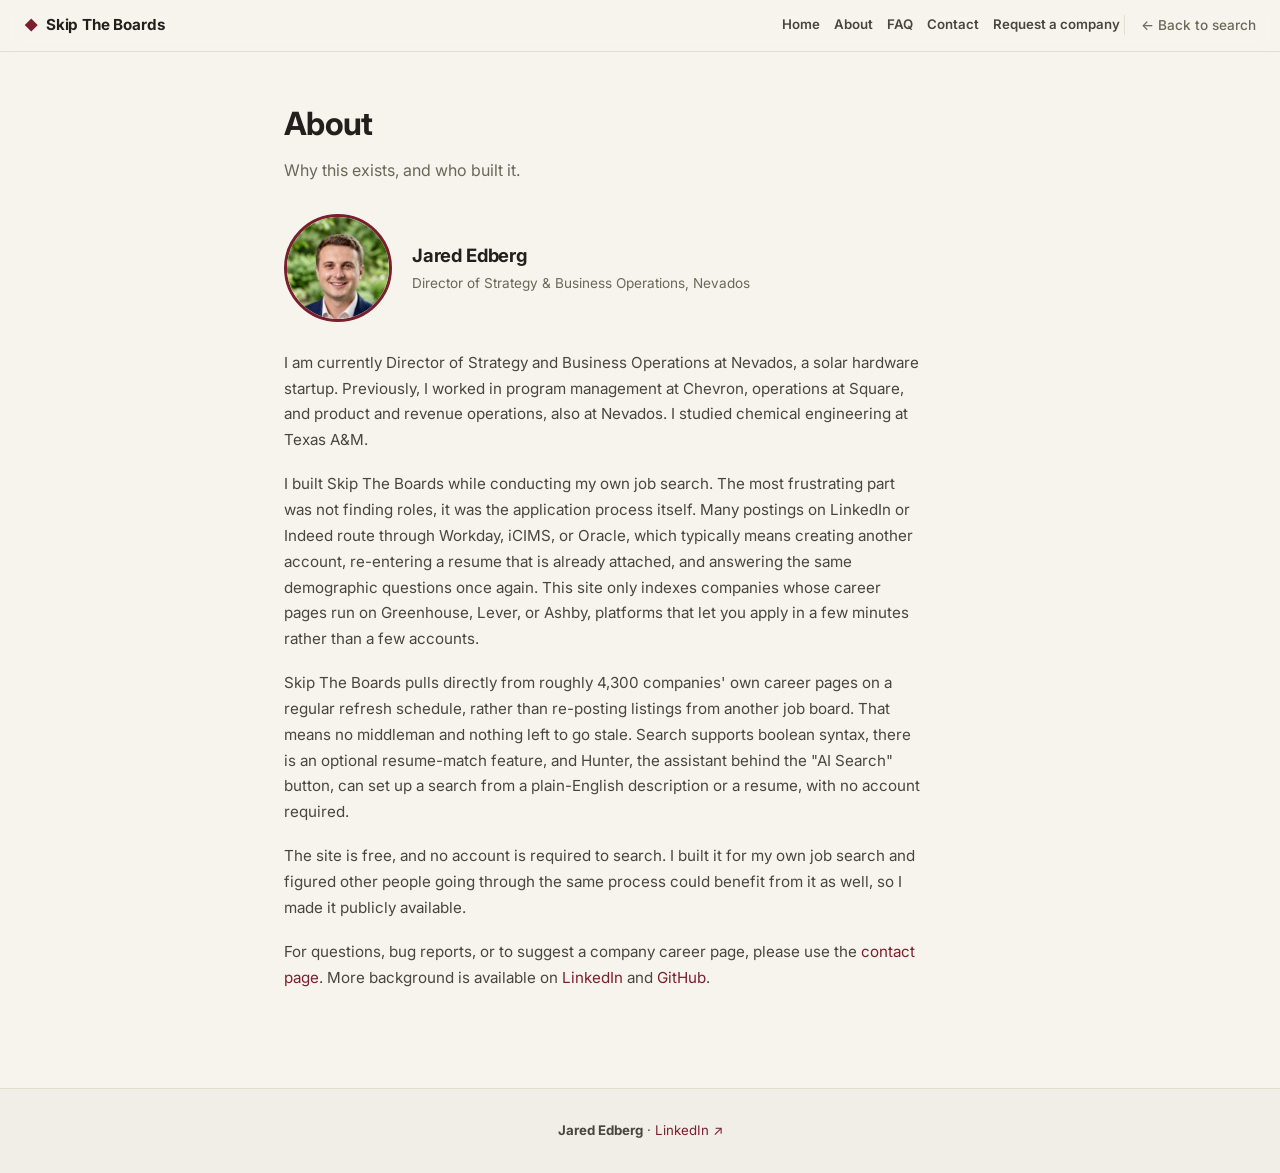
<file: static/about.html>
<!doctype html>
<html lang="en">
<head>
<meta charset="utf-8" />
<meta name="viewport" content="width=device-width, initial-scale=1" />
<link rel="icon" href="favicon.svg?v=28" type="image/svg+xml" />
<link rel="alternate icon" href="favicon.ico?v=28" />
<link rel="apple-touch-icon" href="apple-touch-icon.png?v=28" />
<title>About — Skip The Boards</title>
<meta name="description" content="Meet the person behind Skip The Boards, a free job search tool that pulls open roles directly from thousands of companies' own Greenhouse, Lever, and Ashby career pages instead of a stale, cluttered job board." />
<link rel="canonical" href="https://skiptheboards.com/about" />
<meta property="og:type" content="website" />
<meta property="og:site_name" content="Skip The Boards" />
<meta property="og:url" content="https://skiptheboards.com/about" />
<meta property="og:title" content="About — Skip The Boards" />
<meta property="og:description" content="Meet the person behind Skip The Boards, a free job search tool that pulls open roles directly from thousands of companies' own career pages." />
<meta property="og:image" content="https://skiptheboards.com/og-image.png" />
<meta property="og:image:width" content="1200" />
<meta property="og:image:height" content="630" />
<meta name="twitter:card" content="summary_large_image" />
<meta name="twitter:title" content="About — Skip The Boards" />
<meta name="twitter:description" content="Meet the person behind Skip The Boards, a free job search tool that pulls open roles directly from thousands of companies' own career pages." />
<meta name="twitter:image" content="https://skiptheboards.com/og-image.png" />
<link rel="preconnect" href="https://fonts.googleapis.com">
<link rel="preconnect" href="https://fonts.gstatic.com" crossorigin>
<link href="https://fonts.googleapis.com/css2?family=Inter:wght@400;500;600;700;800&family=IBM+Plex+Mono:wght@400;500&display=swap" rel="stylesheet">
<link rel="stylesheet" href="style.css?v=28" />
</head>
<body>
  <nav class="topnav">
    <div class="topnav-inner">
      <div class="brand">
        <a href="/" style="display:flex;align-items:center;gap:8px;text-decoration:none;color:inherit;">
          <span class="brand-mark">◆</span>
          <span class="brand-name">Skip The Boards</span>
        </a>
      </div>
      <div class="topnav-right">
        <nav class="nav-links">
          <a href="/">Home</a>
          <a href="/about">About</a>
          <a href="/faq">FAQ</a>
          <a href="/contact">Contact</a>
          <a href="/request-company">Request a company</a>
        </nav>
        <a class="brand-link" href="/">← Back to search</a>
      </div>
    </div>
  </nav>

  <main class="content-page">
    <h1>About</h1>
    <p class="content-page-intro">
      Why this exists, and who built it.
    </p>

    <div class="about-header">
      <img class="about-photo" src="jared-headshot.jpg?v=28" alt="Portrait of Jared Edberg" width="140" height="140" />
      <div class="about-header-text">
        <h2>Jared Edberg</h2>
        <p>Director of Strategy &amp; Business Operations, Nevados</p>
      </div>
    </div>

    <div class="about-body">
      <p>
        I am currently Director of Strategy and Business Operations at Nevados, a solar hardware startup.
        Previously, I worked in program management at Chevron, operations at Square, and product and
        revenue operations, also at Nevados. I studied chemical engineering at Texas A&amp;M.
      </p>
      <p>
        I built Skip The Boards while conducting my own job search. The most frustrating part was not
        finding roles, it was the application process itself. Many postings on LinkedIn or Indeed route
        through Workday, iCIMS, or Oracle, which typically means creating another account, re-entering a
        resume that is already attached, and answering the same demographic questions once again. This
        site only indexes companies whose career pages run on Greenhouse, Lever, or Ashby, platforms that
        let you apply in a few minutes rather than a few accounts.
      </p>
      <p>
        Skip The Boards pulls directly from roughly 4,300 companies' own career pages on a regular refresh
        schedule, rather than re-posting listings from another job board. That means no middleman and
        nothing left to go stale. Search supports boolean syntax, there is an optional resume-match feature,
        and Hunter, the assistant behind the "AI Search" button, can set up a search from a plain-English
        description or a resume, with no account required.
      </p>
      <p>
        The site is free, and no account is required to search. I built it for my own job search and
        figured other people going through the same process could benefit from it as well, so I made it
        publicly available.
      </p>
      <p>
        For questions, bug reports, or to suggest a company career page, please use the
        <a href="/contact">contact page</a>. More background is available on
        <a href="https://www.linkedin.com/in/jared-edberg" target="_blank" rel="noopener">LinkedIn</a>
        and <a href="https://github.com/jarededberg" target="_blank" rel="noopener">GitHub</a>.
      </p>
    </div>
  </main>

  <footer>
    <div class="footer-inner">
      <p class="footer-byline">
        <strong>Jared Edberg</strong> · <a href="https://www.linkedin.com/in/jared-edberg" target="_blank" rel="noopener">LinkedIn ↗</a>
      </p>
    </div>
  </footer>
</body>
</html>
</file>
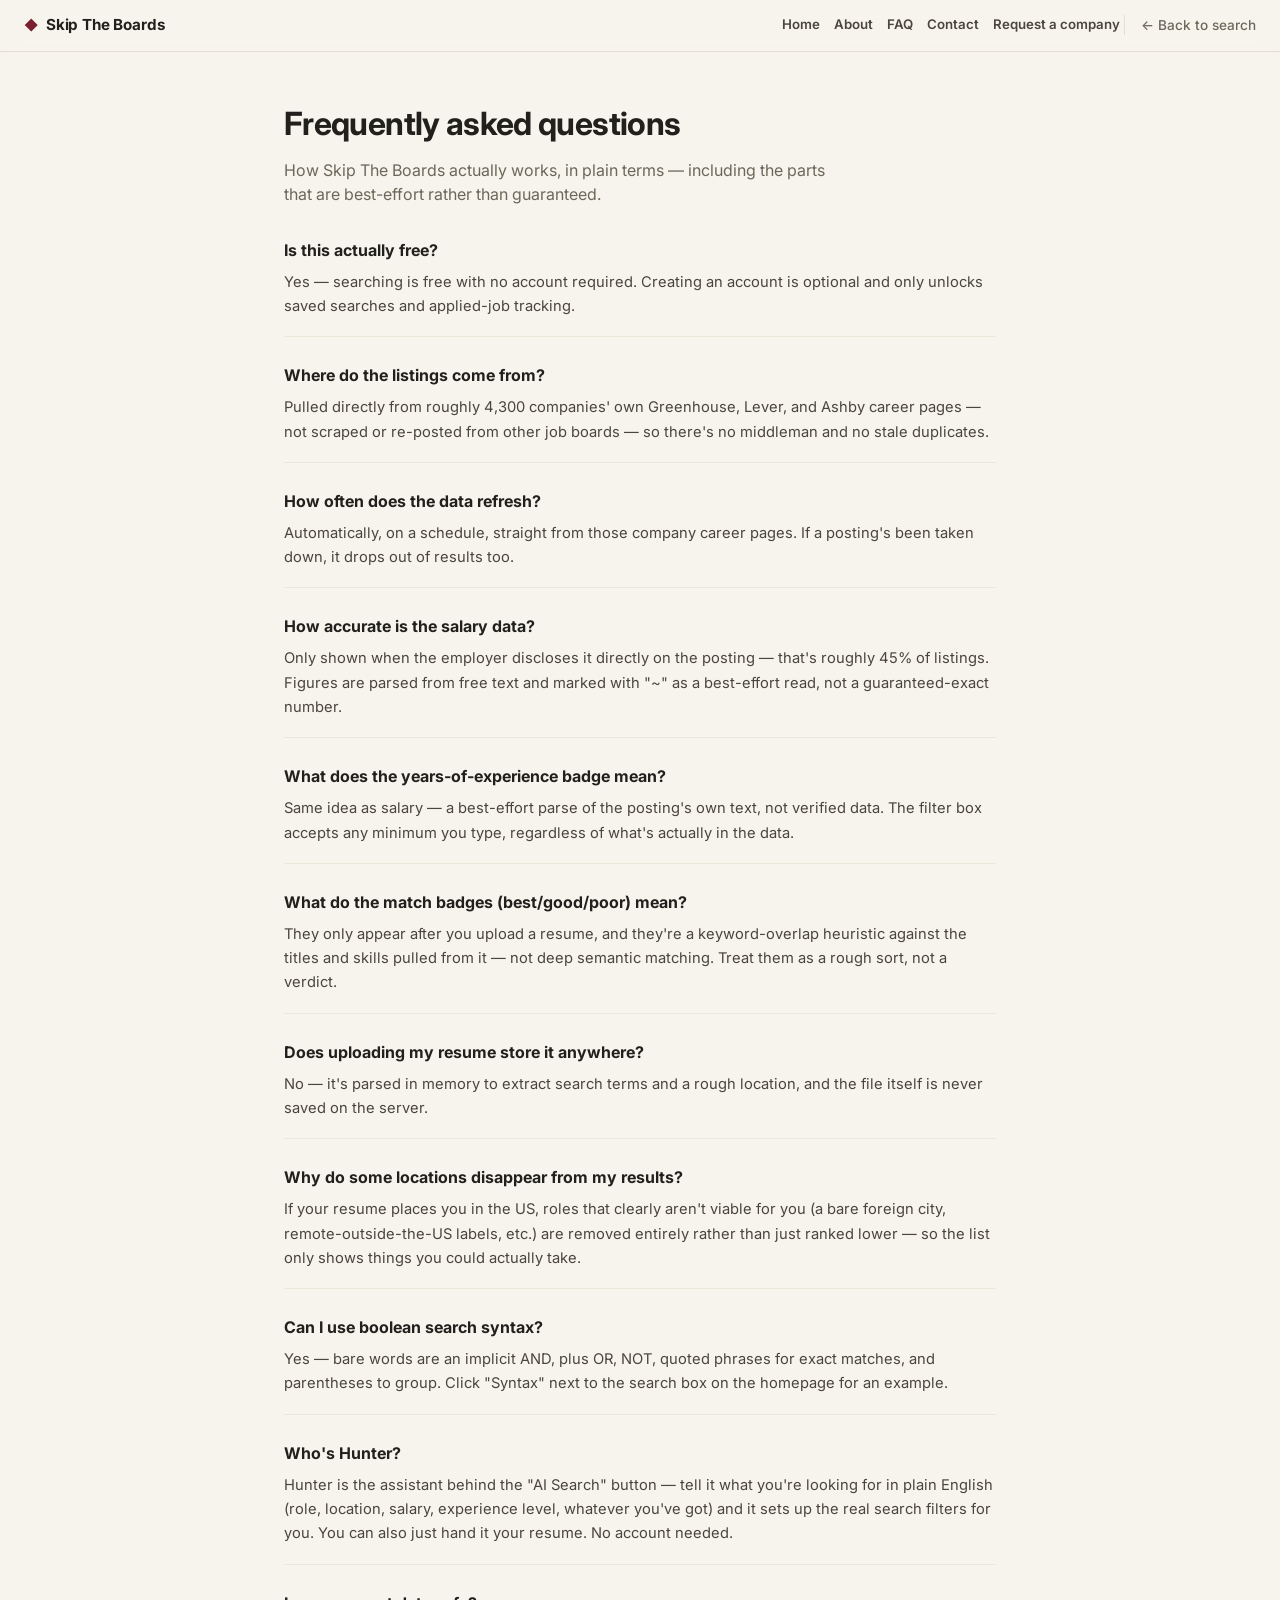
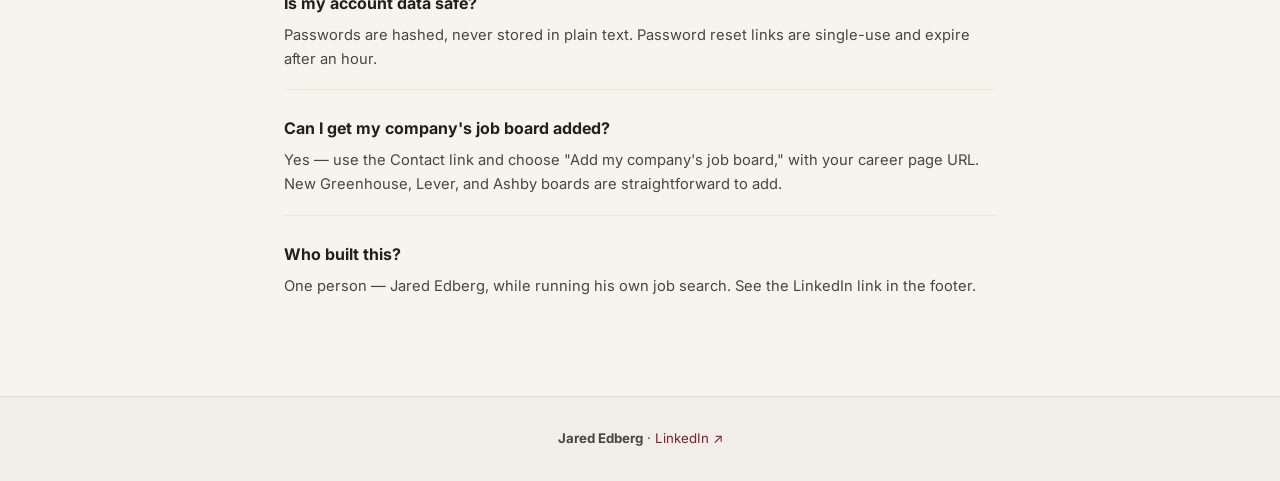
<file: static/faq.html>
<!doctype html>
<html lang="en">
<head>
<meta charset="utf-8" />
<meta name="viewport" content="width=device-width, initial-scale=1" />
<link rel="icon" href="favicon.svg?v=28" type="image/svg+xml" />
<link rel="alternate icon" href="favicon.ico?v=28" />
<link rel="apple-touch-icon" href="apple-touch-icon.png?v=28" />
<title>FAQ — Skip The Boards</title>
<meta name="description" content="Answers to common questions about Skip The Boards: how listings are sourced from company career pages, how salary and experience data is parsed, and how boolean search works." />
<link rel="canonical" href="https://skiptheboards.com/faq" />
<meta property="og:type" content="website" />
<meta property="og:site_name" content="Skip The Boards" />
<meta property="og:url" content="https://skiptheboards.com/faq" />
<meta property="og:title" content="FAQ — Skip The Boards" />
<meta property="og:description" content="Answers to common questions about Skip The Boards: how listings are sourced, how salary and experience data is parsed, and how search works." />
<meta property="og:image" content="https://skiptheboards.com/og-image.png" />
<meta property="og:image:width" content="1200" />
<meta property="og:image:height" content="630" />
<meta name="twitter:card" content="summary_large_image" />
<meta name="twitter:title" content="FAQ — Skip The Boards" />
<meta name="twitter:description" content="Answers to common questions about Skip The Boards: how listings are sourced, how salary and experience data is parsed, and how search works." />
<meta name="twitter:image" content="https://skiptheboards.com/og-image.png" />
<link rel="preconnect" href="https://fonts.googleapis.com">
<link rel="preconnect" href="https://fonts.gstatic.com" crossorigin>
<link href="https://fonts.googleapis.com/css2?family=Inter:wght@400;500;600;700;800&family=IBM+Plex+Mono:wght@400;500&display=swap" rel="stylesheet">
<link rel="stylesheet" href="style.css?v=28" />
<!--
  FAQPage structured data -- every question/answer below is duplicated
  here verbatim as machine-readable JSON-LD rather than summarized or
  reworded, since Google requires the visible page content and the
  structured data to actually match. This is what makes the individual
  Q&As eligible to show as an expandable FAQ rich result directly in
  search results, rather than just a plain blue link -- more real
  estate on the results page for the same ranking position.
-->
<script type="application/ld+json">
{
  "@context": "https://schema.org",
  "@type": "FAQPage",
  "mainEntity": [
    {
      "@type": "Question",
      "name": "Is this actually free?",
      "acceptedAnswer": {
        "@type": "Answer",
        "text": "Yes — searching is free with no account required. Creating an account is optional and only unlocks saved searches and applied-job tracking."
      }
    },
    {
      "@type": "Question",
      "name": "Where do the listings come from?",
      "acceptedAnswer": {
        "@type": "Answer",
        "text": "Pulled directly from roughly 4,300 companies' own Greenhouse, Lever, and Ashby career pages — not scraped or re-posted from other job boards — so there's no middleman and no stale duplicates."
      }
    },
    {
      "@type": "Question",
      "name": "How often does the data refresh?",
      "acceptedAnswer": {
        "@type": "Answer",
        "text": "Automatically, on a schedule, straight from those company career pages. If a posting's been taken down, it drops out of results too."
      }
    },
    {
      "@type": "Question",
      "name": "How accurate is the salary data?",
      "acceptedAnswer": {
        "@type": "Answer",
        "text": "Only shown when the employer discloses it directly on the posting — that's roughly 45% of listings. Figures are parsed from free text and marked with \"~\" as a best-effort read, not a guaranteed-exact number."
      }
    },
    {
      "@type": "Question",
      "name": "What does the years-of-experience badge mean?",
      "acceptedAnswer": {
        "@type": "Answer",
        "text": "Same idea as salary — a best-effort parse of the posting's own text, not verified data. The filter box accepts any minimum you type, regardless of what's actually in the data."
      }
    },
    {
      "@type": "Question",
      "name": "What do the match badges (best/good/poor) mean?",
      "acceptedAnswer": {
        "@type": "Answer",
        "text": "They only appear after you upload a resume, and they're a keyword-overlap heuristic against the titles and skills pulled from it — not deep semantic matching. Treat them as a rough sort, not a verdict."
      }
    },
    {
      "@type": "Question",
      "name": "Does uploading my resume store it anywhere?",
      "acceptedAnswer": {
        "@type": "Answer",
        "text": "No — it's parsed in memory to extract search terms and a rough location, and the file itself is never saved on the server."
      }
    },
    {
      "@type": "Question",
      "name": "Why do some locations disappear from my results?",
      "acceptedAnswer": {
        "@type": "Answer",
        "text": "If your resume places you in the US, roles that clearly aren't viable for you (a bare foreign city, remote-outside-the-US labels, etc.) are removed entirely rather than just ranked lower — so the list only shows things you could actually take."
      }
    },
    {
      "@type": "Question",
      "name": "Can I use boolean search syntax?",
      "acceptedAnswer": {
        "@type": "Answer",
        "text": "Yes — bare words are an implicit AND, plus OR, NOT, quoted phrases for exact matches, and parentheses to group. Click \"Syntax\" next to the search box on the homepage for an example."
      }
    },
    {
      "@type": "Question",
      "name": "Who's Hunter?",
      "acceptedAnswer": {
        "@type": "Answer",
        "text": "Hunter is the assistant behind the \"AI Search\" button — tell it what you're looking for in plain English (role, location, salary, experience level, whatever you've got) and it sets up the real search filters for you. You can also just hand it your resume. No account needed."
      }
    },
    {
      "@type": "Question",
      "name": "Is my account data safe?",
      "acceptedAnswer": {
        "@type": "Answer",
        "text": "Passwords are hashed, never stored in plain text. Password reset links are single-use and expire after an hour."
      }
    },
    {
      "@type": "Question",
      "name": "Can I get my company's job board added?",
      "acceptedAnswer": {
        "@type": "Answer",
        "text": "Yes — use the Contact link and choose \"Add my company's job board,\" with your career page URL. New Greenhouse, Lever, and Ashby boards are straightforward to add."
      }
    },
    {
      "@type": "Question",
      "name": "Who built this?",
      "acceptedAnswer": {
        "@type": "Answer",
        "text": "One person — Jared Edberg, while running his own job search. See the LinkedIn link in the footer."
      }
    }
  ]
}
</script>
</head>
<body>
  <nav class="topnav">
    <div class="topnav-inner">
      <div class="brand">
        <a href="/" style="display:flex;align-items:center;gap:8px;text-decoration:none;color:inherit;">
          <span class="brand-mark">◆</span>
          <span class="brand-name">Skip The Boards</span>
        </a>
      </div>
      <div class="topnav-right">
        <nav class="nav-links">
          <a href="/">Home</a>
          <a href="/about">About</a>
          <a href="/faq">FAQ</a>
          <a href="/contact">Contact</a>
          <a href="/request-company">Request a company</a>
        </nav>
        <a class="brand-link" href="/">← Back to search</a>
      </div>
    </div>
  </nav>

  <main class="content-page">
      <h1>Frequently asked questions</h1>
      <p class="content-page-intro">
        How Skip The Boards actually works, in plain terms — including the parts that are best-effort
        rather than guaranteed.
      </p>

      <div class="faq-list faq-page-list">

        <div class="faq-item">
          <h2 class="faq-static-question">Is this actually free?</h2>
          <p class="faq-static-answer">Yes — searching is free with no account required. Creating an account is optional and only unlocks saved searches and applied-job tracking.</p>
        </div>

        <div class="faq-item">
          <h2 class="faq-static-question">Where do the listings come from?</h2>
          <p class="faq-static-answer">Pulled directly from roughly 4,300 companies' own Greenhouse, Lever, and Ashby career pages — not scraped or re-posted from other job boards — so there's no middleman and no stale duplicates.</p>
        </div>

        <div class="faq-item">
          <h2 class="faq-static-question">How often does the data refresh?</h2>
          <p class="faq-static-answer">Automatically, on a schedule, straight from those company career pages. If a posting's been taken down, it drops out of results too.</p>
        </div>

        <div class="faq-item">
          <h2 class="faq-static-question">How accurate is the salary data?</h2>
          <p class="faq-static-answer">Only shown when the employer discloses it directly on the posting — that's roughly 45% of listings. Figures are parsed from free text and marked with "~" as a best-effort read, not a guaranteed-exact number.</p>
        </div>

        <div class="faq-item">
          <h2 class="faq-static-question">What does the years-of-experience badge mean?</h2>
          <p class="faq-static-answer">Same idea as salary — a best-effort parse of the posting's own text, not verified data. The filter box accepts any minimum you type, regardless of what's actually in the data.</p>
        </div>

        <div class="faq-item">
          <h2 class="faq-static-question">What do the match badges (best/good/poor) mean?</h2>
          <p class="faq-static-answer">They only appear after you upload a resume, and they're a keyword-overlap heuristic against the titles and skills pulled from it — not deep semantic matching. Treat them as a rough sort, not a verdict.</p>
        </div>

        <div class="faq-item">
          <h2 class="faq-static-question">Does uploading my resume store it anywhere?</h2>
          <p class="faq-static-answer">No — it's parsed in memory to extract search terms and a rough location, and the file itself is never saved on the server.</p>
        </div>

        <div class="faq-item">
          <h2 class="faq-static-question">Why do some locations disappear from my results?</h2>
          <p class="faq-static-answer">If your resume places you in the US, roles that clearly aren't viable for you (a bare foreign city, remote-outside-the-US labels, etc.) are removed entirely rather than just ranked lower — so the list only shows things you could actually take.</p>
        </div>

        <div class="faq-item">
          <h2 class="faq-static-question">Can I use boolean search syntax?</h2>
          <p class="faq-static-answer">Yes — bare words are an implicit AND, plus OR, NOT, quoted phrases for exact matches, and parentheses to group. Click "Syntax" next to the search box on the homepage for an example.</p>
        </div>

        <div class="faq-item">
          <h2 class="faq-static-question">Who's Hunter?</h2>
          <p class="faq-static-answer">Hunter is the assistant behind the "AI Search" button — tell it what you're looking for in plain English (role, location, salary, experience level, whatever you've got) and it sets up the real search filters for you. You can also just hand it your resume. No account needed.</p>
        </div>

        <div class="faq-item">
          <h2 class="faq-static-question">Is my account data safe?</h2>
          <p class="faq-static-answer">Passwords are hashed, never stored in plain text. Password reset links are single-use and expire after an hour.</p>
        </div>

        <div class="faq-item">
          <h2 class="faq-static-question">Can I get my company's job board added?</h2>
          <p class="faq-static-answer">Yes — use the Contact link and choose "Add my company's job board," with your career page URL. New Greenhouse, Lever, and Ashby boards are straightforward to add.</p>
        </div>

        <div class="faq-item">
          <h2 class="faq-static-question">Who built this?</h2>
          <p class="faq-static-answer">One person — Jared Edberg, while running his own job search. See the LinkedIn link in the footer.</p>
        </div>

      </div>
  </main>

  <footer>
    <div class="footer-inner">
      <p class="footer-byline">
        <strong>Jared Edberg</strong> · <a href="https://www.linkedin.com/in/jared-edberg" target="_blank" rel="noopener">LinkedIn ↗</a>
      </p>
    </div>
  </footer>
</body>
</html>
</file>
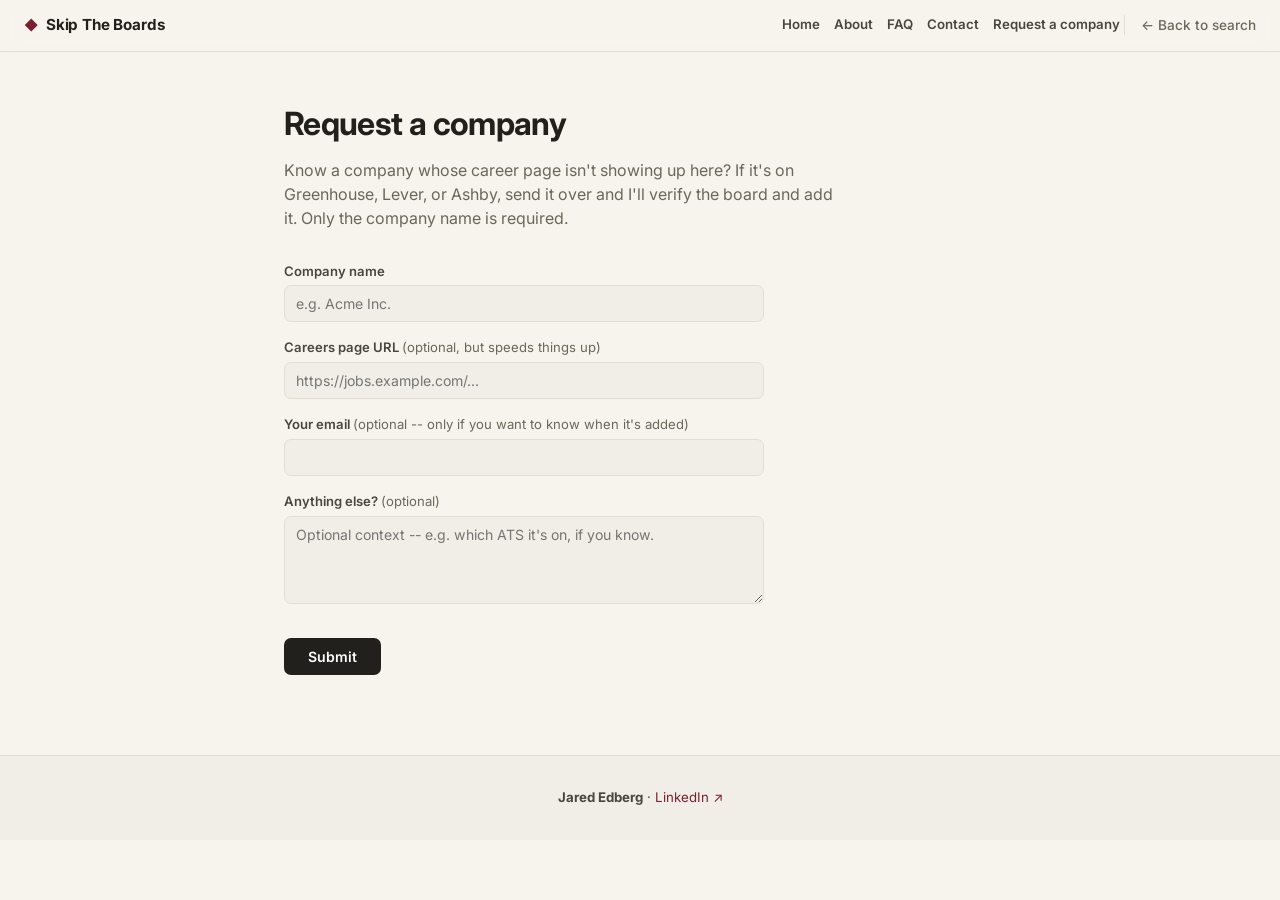
<file: static/request-company.html>
<!doctype html>
<html lang="en">
<head>
<meta charset="utf-8" />
<meta name="viewport" content="width=device-width, initial-scale=1" />
<link rel="icon" href="favicon.svg?v=28" type="image/svg+xml" />
<link rel="alternate icon" href="favicon.ico?v=28" />
<link rel="apple-touch-icon" href="apple-touch-icon.png?v=28" />
<title>Request a company — Skip The Boards</title>
<meta name="description" content="Ask Skip The Boards to add a company's Greenhouse, Lever, or Ashby career page to the search." />
<link rel="canonical" href="https://skiptheboards.com/request-company" />
<meta property="og:type" content="website" />
<meta property="og:site_name" content="Skip The Boards" />
<meta property="og:url" content="https://skiptheboards.com/request-company" />
<meta property="og:title" content="Request a company — Skip The Boards" />
<meta property="og:description" content="Ask Skip The Boards to add a company's Greenhouse, Lever, or Ashby career page to the search." />
<meta property="og:image" content="https://skiptheboards.com/og-image.png" />
<meta property="og:image:width" content="1200" />
<meta property="og:image:height" content="630" />
<meta name="twitter:card" content="summary_large_image" />
<meta name="twitter:title" content="Request a company — Skip The Boards" />
<meta name="twitter:description" content="Ask Skip The Boards to add a company's Greenhouse, Lever, or Ashby career page to the search." />
<meta name="twitter:image" content="https://skiptheboards.com/og-image.png" />
<link rel="preconnect" href="https://fonts.googleapis.com">
<link rel="preconnect" href="https://fonts.gstatic.com" crossorigin>
<link href="https://fonts.googleapis.com/css2?family=Inter:wght@400;500;600;700;800&family=IBM+Plex+Mono:wght@400;500&display=swap" rel="stylesheet">
<link rel="stylesheet" href="style.css?v=28" />
</head>
<body>
  <nav class="topnav">
    <div class="topnav-inner">
      <div class="brand">
        <a href="/" style="display:flex;align-items:center;gap:8px;text-decoration:none;color:inherit;">
          <span class="brand-mark">◆</span>
          <span class="brand-name">Skip The Boards</span>
        </a>
      </div>
      <div class="topnav-right">
        <nav class="nav-links">
          <a href="/">Home</a>
          <a href="/about">About</a>
          <a href="/faq">FAQ</a>
          <a href="/contact">Contact</a>
          <a href="/request-company">Request a company</a>
        </nav>
        <a class="brand-link" href="/">← Back to search</a>
      </div>
    </div>
  </nav>

  <main class="content-page">
    <h1>Request a company</h1>
    <p class="content-page-intro">
      Know a company whose career page isn't showing up here? If it's on Greenhouse, Lever, or Ashby,
      send it over and I'll verify the board and add it. Only the company name is required.
    </p>

    <div id="request-company-page-body">Loading…</div>
  </main>

  <footer>
    <div class="footer-inner">
      <p class="footer-byline">
        <strong>Jared Edberg</strong> · <a href="https://www.linkedin.com/in/jared-edberg" target="_blank" rel="noopener">LinkedIn ↗</a>
      </p>
    </div>
  </footer>

  <script>
    function escapeHtml(s) {
      return String(s).replace(/[&<>"']/g, (c) => ({ "&": "&amp;", "<": "&lt;", ">": "&gt;", '"': "&quot;", "'": "&#39;" }[c]));
    }

    function init() {
      const body = document.getElementById("request-company-page-body");
      body.innerHTML = `
        <form id="request-company-form" class="page-form">
          <label for="rc-company-name">Company name</label>
          <input type="text" id="rc-company-name" required maxlength="200" placeholder="e.g. Acme Inc." />
          <label for="rc-careers-url">Careers page URL <span style="font-weight:400;color:var(--muted);">(optional, but speeds things up)</span></label>
          <input type="url" id="rc-careers-url" maxlength="500" placeholder="https://jobs.example.com/..." />
          <label for="rc-email">Your email <span style="font-weight:400;color:var(--muted);">(optional -- only if you want to know when it's added)</span></label>
          <input type="email" id="rc-email" autocomplete="email" />
          <label for="rc-note">Anything else? <span style="font-weight:400;color:var(--muted);">(optional)</span></label>
          <textarea id="rc-note" maxlength="1000" rows="4" placeholder="Optional context -- e.g. which ATS it's on, if you know."></textarea>
          <div class="auth-error" id="rc-error"></div>
          <div class="auth-success hidden" id="rc-success"></div>
          <button type="submit" class="btn-primary">Submit</button>
        </form>
      `;

      document.getElementById("request-company-form").addEventListener("submit", async (e) => {
        e.preventDefault();
        const form = e.target;
        const company_name = document.getElementById("rc-company-name").value.trim();
        const careers_url = document.getElementById("rc-careers-url").value.trim();
        const requester_email = document.getElementById("rc-email").value.trim();
        const note = document.getElementById("rc-note").value.trim();
        const errorEl = document.getElementById("rc-error");
        const successEl = document.getElementById("rc-success");
        const submitBtn = form.querySelector("button[type=submit]");
        errorEl.textContent = "";
        submitBtn.disabled = true;
        try {
          const res = await fetch("/api/request-company", {
            method: "POST",
            headers: { "Content-Type": "application/json" },
            body: JSON.stringify({ company_name, careers_url, requester_email, note }),
          });
          const data = await res.json();
          if (!res.ok || !data.ok) {
            errorEl.textContent = data.message || "Something went wrong. Try again.";
            submitBtn.disabled = false;
            return;
          }
          successEl.textContent = data.message || "Thanks -- request submitted.";
          successEl.classList.remove("hidden");
          form.querySelectorAll("input, textarea").forEach((el) => { el.disabled = true; });
          submitBtn.textContent = "Submitted";
        } catch (err) {
          errorEl.textContent = "Something went wrong. Try again.";
          submitBtn.disabled = false;
        }
      });
    }

    init();
  </script>
</body>
</html>
</file>
<file: static/style.css>
:root {
  /* Warm, editorial palette -- modeled on anthropic.com's design language
     (cream page background, near-black warm ink, generous whitespace,
     a single accent color used sparingly) with maroon standing in for
     their clay/terracotta accent. --bg stays true white and is used for
     every "surface" (cards, inputs, modals, nav) so those pop against
     the cream --page-bg behind them, rather than blending into it. */
  --page-bg: #f7f4ee;
  --ink: #21201c;
  --ink-soft: #4a463d;
  --muted: #6b6759;
  --muted-light: #9a9686;
  --border: #e4ded0;
  --border-soft: #ece7db;
  --bg: #ffffff;
  --bg-subtle: #f0eee6;
  --accent: #7a1f2e;
  --accent-soft: #f3e6e8;
  --maroon: #7a1f2e;
  --maroon-dark: #5e1723;
  --font-serif: Georgia, "Times New Roman", serif;
  --radius: 8px;
  --shadow-sm: 0 1px 2px rgba(33, 32, 28, 0.05);
  --shadow-md: 0 2px 10px rgba(33, 32, 28, 0.08);
}

* { box-sizing: border-box; }

body {
  margin: 0;
  font-family: "Inter", -apple-system, BlinkMacSystemFont, "Segoe UI", sans-serif;
  background: var(--page-bg);
  color: var(--ink);
  line-height: 1.5;
  -webkit-font-smoothing: antialiased;
  font-size: 15px;
}

code {
  font-family: "IBM Plex Mono", ui-monospace, monospace;
  background: var(--accent-soft);
  color: var(--accent);
  padding: 1px 6px;
  border-radius: 4px;
  font-size: 0.85em;
}

/* ---------- Top nav ---------- */

.topnav {
  border-bottom: 1px solid var(--border);
  position: sticky;
  top: 0;
  background: rgba(247, 244, 238, 0.88);
  backdrop-filter: blur(8px);
  z-index: 10;
}

.topnav-inner {
  max-width: 1360px;
  margin: 0 auto;
  padding: 14px 24px;
  display: flex;
  align-items: center;
  justify-content: space-between;
}

.brand {
  display: flex;
  align-items: center;
  gap: 8px;
  font-weight: 700;
  font-size: 0.95rem;
  letter-spacing: -0.01em;
}

.brand-mark {
  color: var(--accent);
  font-size: 0.85rem;
}

.brand-link {
  font-size: 0.85rem;
  color: var(--muted);
  text-decoration: none;
  font-weight: 500;
}
.brand-link:hover { color: var(--ink); }
.brand-link .arrow { display: inline-block; }

.topnav-right {
  display: flex;
  align-items: center;
  gap: 16px;
}

/* ---------- Accounts: auth widget, modal, save-search, applied toggle ---------- */

.auth-area {
  display: flex;
  align-items: center;
  gap: 8px;
}

.auth-btn {
  background: var(--bg);
  border: 1px solid var(--border);
  border-radius: 6px;
  padding: 5px 11px;
  font-family: inherit;
  font-size: 0.8rem;
  font-weight: 600;
  color: var(--ink-soft);
  cursor: pointer;
  text-decoration: none; /* .auth-btn is also used on an <a> (My applications, now a real page link) */
  display: inline-block;
  transition: border-color 0.12s, color 0.12s, background 0.12s;
}
.auth-btn:hover { border-color: var(--accent); color: var(--accent); }
.auth-btn-primary { background: var(--ink); border-color: var(--ink); color: white; }
.auth-btn-primary:hover { background: var(--accent); border-color: var(--accent); color: white; }

.auth-email {
  font-size: 0.8rem;
  color: var(--muted);
  font-weight: 500;
  max-width: 160px;
  overflow: hidden;
  text-overflow: ellipsis;
  white-space: nowrap;
}

.modal-overlay {
  position: fixed;
  inset: 0;
  background: rgba(33, 32, 28, 0.45);
  display: flex;
  align-items: center;
  justify-content: center;
  z-index: 100;
  padding: 20px;
}
.modal-overlay.hidden { display: none; }

.modal-box {
  position: relative;
  background: var(--bg);
  border-radius: 12px;
  box-shadow: var(--shadow-md);
  padding: 28px;
  width: 100%;
  max-width: 420px;
  max-height: 80vh;
  overflow-y: auto;
}
.modal-box.modal-wide { max-width: 640px; }

.modal-close {
  position: absolute;
  top: 12px;
  right: 12px;
  border: none;
  background: none;
  font-size: 1.3rem;
  line-height: 1;
  color: var(--muted-light);
  cursor: pointer;
  padding: 4px;
}
.modal-close:hover { color: var(--ink); }

.modal-title {
  margin: 0 0 16px;
  font-size: 1.15rem;
  font-weight: 700;
  letter-spacing: -0.01em;
}

.modal-content label {
  display: block;
  font-size: 0.82rem;
  font-weight: 600;
  color: var(--ink-soft);
  margin-bottom: 4px;
}
.modal-content label + label { margin-top: 12px; }
.modal-content input[type="email"],
.modal-content input[type="password"],
.modal-content input[type="text"] {
  width: 100%;
  padding: 9px 11px;
  border: 1px solid var(--border);
  border-radius: 7px;
  font-family: inherit;
  font-size: 0.88rem;
  color: var(--ink);
  background: var(--bg-subtle);
}
.modal-content input:focus {
  outline: none;
  border-color: var(--accent);
  background: var(--bg);
}
.modal-content .btn-primary { margin-top: 16px; width: 100%; padding: 10px; }

.modal-subtitle {
  margin: -8px 0 16px;
  font-size: 0.84rem;
  color: var(--muted);
  line-height: 1.4;
}

#turnstile-widget { margin-top: 14px; }

.modal-forgot {
  margin: 8px 0 0;
  text-align: right;
}
.modal-forgot a { font-size: 0.8rem; color: var(--muted); text-decoration: none; }
.modal-forgot a:hover { color: var(--accent); text-decoration: underline; }

.auth-success {
  margin-top: 10px;
  font-size: 0.82rem;
  color: #1e7e34;
}

/* ---------- Auth modal (login / signup / password reset) ----------
   A visually distinct treatment from the plain utility modals (saved
   searches, applied jobs) -- this is the one modal a first-time visitor
   forms an impression of the whole site from, so it gets a branded dark
   header instead of reusing the generic .modal-title look. */

.modal-box.modal-auth {
  padding: 0;
  overflow: hidden;
  max-width: 400px;
}

.modal-box.modal-auth .modal-close {
  color: rgba(255, 255, 255, 0.6);
}
.modal-box.modal-auth .modal-close:hover { color: white; }

.modal-auth-header {
  padding: 30px 28px 22px;
  background: var(--maroon-dark);
}

.modal-auth-brand {
  display: flex;
  align-items: center;
  gap: 7px;
  font-size: 0.72rem;
  font-weight: 700;
  letter-spacing: 0.06em;
  text-transform: uppercase;
  color: rgba(255, 255, 255, 0.55);
  margin-bottom: 16px;
}
.modal-auth-brand .brand-mark { color: #e8b4bc; font-size: 0.85rem; }

.modal-auth-header h2 {
  margin: 0;
  font-size: 1.32rem;
  font-weight: 700;
  letter-spacing: -0.015em;
  color: white;
}
.modal-auth-header p {
  margin: 7px 0 0;
  font-size: 0.85rem;
  line-height: 1.45;
  color: rgba(255, 255, 255, 0.68);
}

.modal-auth-body { padding: 24px 28px 28px; }
.modal-auth-body label { margin-top: 0; }
.modal-auth-body .input-icon-group + label { margin-top: 14px; }

.input-icon-group { position: relative; }
.input-icon-group svg {
  position: absolute;
  left: 12px;
  top: 50%;
  transform: translateY(-50%);
  color: var(--muted-light);
  pointer-events: none;
}
.input-icon-group input {
  padding-left: 36px !important;
}

.modal-box.modal-auth .btn-primary {
  box-shadow: var(--shadow-sm);
  font-weight: 600;
}
.modal-box.modal-auth .modal-switch {
  padding-top: 14px;
  margin-top: 18px;
  border-top: 1px solid var(--border-soft);
  text-align: center;
}

.auth-error {
  margin-top: 10px;
  font-size: 0.82rem;
  color: #b3261e;
  min-height: 0;
}

.modal-switch {
  margin: 16px 0 0;
  font-size: 0.83rem;
  color: var(--muted);
  text-align: center;
}
.modal-switch a { color: var(--accent); text-decoration: none; font-weight: 600; }
.modal-switch a:hover { text-decoration: underline; }

.save-search-btn {
  background: var(--bg);
  border: 1px solid var(--border);
  border-radius: 7px;
  padding: 8px 12px;
  font-family: inherit;
  font-size: 0.82rem;
  font-weight: 600;
  color: var(--ink-soft);
  cursor: pointer;
  white-space: nowrap;
}
.save-search-btn:hover { border-color: var(--accent); color: var(--accent); }
.save-search-btn.hidden { display: none; }

.save-search-inline {
  display: flex;
  gap: 6px;
  align-items: center;
  flex: 1 1 220px;
  /* Flex items default to min-width: auto, which refuses to shrink below
     the content's natural width -- combined with the nowrap Save/Cancel
     buttons below, that was pushing this whole group past the right edge
     of .filters-row instead of shrinking or wrapping. min-width: 0 lets it
     actually shrink with its flex-basis; flex-wrap is a fallback so if it
     still doesn't fit (very narrow viewports), the buttons drop to their
     own line instead of overflowing. */
  min-width: 0;
  flex-wrap: wrap;
}
.save-search-inline input {
  flex: 1 1 120px;
  min-width: 0;
  padding: 7px 10px;
  border: 1px solid var(--accent);
  border-radius: 7px;
  font-family: inherit;
  font-size: 0.82rem;
}

.saved-search-row, .applied-job-row {
  display: flex;
  align-items: center;
  gap: 10px;
  padding: 10px 0;
  border-bottom: 1px solid var(--border-soft);
}
.saved-search-row:last-child, .applied-job-row:last-child { border-bottom: none; }

.saved-search-name, .applied-job-title {
  flex: 1;
  min-width: 0;
  font-size: 0.86rem;
  font-weight: 600;
  color: var(--ink);
  overflow: hidden;
  text-overflow: ellipsis;
  white-space: nowrap;
}
.applied-job-title a { color: var(--ink); text-decoration: none; }
.applied-job-title a:hover { color: var(--accent); }

.applied-job-meta {
  font-size: 0.76rem;
  color: var(--muted);
  white-space: nowrap;
}

.row-action-btn {
  border: 1px solid var(--border);
  background: var(--bg);
  border-radius: 6px;
  padding: 4px 9px;
  font-family: inherit;
  font-size: 0.76rem;
  font-weight: 600;
  color: var(--ink-soft);
  cursor: pointer;
  white-space: nowrap;
}
.row-action-btn:hover { border-color: var(--accent); color: var(--accent); }
.row-action-btn.danger:hover { border-color: #b3261e; color: #b3261e; }

.saved-search-alert-toggle {
  display: flex;
  align-items: center;
  gap: 5px;
  font-size: 0.74rem;
  color: var(--muted);
  white-space: nowrap;
  cursor: pointer;
  user-select: none;
}
.saved-search-alert-toggle input[type="checkbox"] {
  width: 13px;
  height: 13px;
  accent-color: var(--accent);
  cursor: pointer;
}

.saved-search-frequency {
  border: 1px solid var(--border);
  background: var(--bg);
  border-radius: 6px;
  padding: 3px 6px;
  font-family: inherit;
  font-size: 0.74rem;
  color: var(--ink-soft);
  cursor: pointer;
}
.saved-search-frequency:disabled {
  color: var(--muted-light);
  cursor: default;
  opacity: 0.6;
}

/* Clear search overrides the generic .row-action-btn look -- a thin
   1px-border/muted-text chip read as decorative rather than clickable to
   a real user testing the page (same complaint the resume dropzone had
   before it was restyled solid maroon). A 2px accent border plus a tinted
   background makes it read as a real, findable control at a glance
   instead of blending into the filter row. */
.clear-search-btn {
  border: 2px solid var(--accent);
  background: var(--accent-soft);
  color: var(--accent);
  font-weight: 700;
  padding: 7px 14px;
  font-size: 0.82rem;
}
.clear-search-btn:hover { background: var(--accent); color: white; border-color: var(--accent); }

.delisted-tag {
  font-size: 0.7rem;
  color: var(--muted-light);
  font-style: italic;
}

/* ---------- Application status tracking (My Applications) ----------
   A flat "you applied on this date" list wasn't explicitly helpful once
   there were more than a few rows -- there was nowhere to record what
   actually happened after applying. Each row now gets a status dropdown
   (interviewing/offer/rejected/ghosted/withdrawn, back to db_users.py's
   APPLICATION_STATUSES), and the modal gets a row of filter chips above
   the list so the whole pipeline reads at a glance instead of requiring
   a scroll-and-scan. Six status colors, chosen to stay readable against
   the cream/white surfaces without competing with the maroon accent
   (which is reserved for the site's own actions, not a status value). */

.status-filter-row {
  display: flex;
  flex-wrap: wrap;
  gap: 6px;
  padding-bottom: 12px;
  margin-bottom: 12px;
  border-bottom: 1px solid var(--border-soft);
}

.status-filter-chip {
  border: 1px solid var(--border);
  background: var(--bg);
  border-radius: 999px;
  padding: 4px 10px;
  font-family: inherit;
  font-size: 0.74rem;
  font-weight: 600;
  color: var(--muted);
  cursor: pointer;
  white-space: nowrap;
}
.status-filter-chip:hover { border-color: var(--muted-light); color: var(--ink-soft); }
.status-filter-count { opacity: 0.7; }

.status-filter-chip.active { color: white; border-color: transparent; }
.status-filter-chip.status-all.active { background: var(--ink); }
.status-filter-chip.status-applied.active { background: #6b6759; }
.status-filter-chip.status-interviewing.active { background: #9a7b1f; }
.status-filter-chip.status-offer.active { background: #1f7a45; }
.status-filter-chip.status-rejected.active { background: #a13c3c; }
.status-filter-chip.status-ghosted.active { background: #5c5470; }
.status-filter-chip.status-withdrawn.active { background: #8a8478; }

.status-select {
  border: 1px solid var(--border);
  border-radius: 6px;
  padding: 4px 8px;
  font-family: inherit;
  font-size: 0.76rem;
  font-weight: 600;
  cursor: pointer;
  background: var(--bg);
  color: var(--ink-soft);
}
.status-select.status-applied { border-color: #d8d5c9; color: #6b6759; background: #f6f5f1; }
.status-select.status-interviewing { border-color: #e6d193; color: #7a611a; background: #fbf1d9; }
.status-select.status-offer { border-color: #a8dcbb; color: #1f7a45; background: #e3f3e8; }
.status-select.status-rejected { border-color: #e3b8b8; color: #a13c3c; background: #f7e9e9; }
.status-select.status-ghosted { border-color: #cdc6dc; color: #5c5470; background: #ece9f2; }
.status-select.status-withdrawn { border-color: #ddd8cc; color: #75705f; background: #f0eee6; }

.empty-modal-state {
  color: var(--muted);
  font-size: 0.86rem;
  text-align: center;
  padding: 20px 0;
}

.applied-toggle {
  border: 1px solid var(--border);
  background: var(--bg);
  border-radius: 6px;
  padding: 3px 9px;
  font-family: inherit;
  font-size: 0.72rem;
  font-weight: 700;
  color: var(--muted);
  cursor: pointer;
  white-space: nowrap;
  letter-spacing: 0.01em;
}
.applied-toggle:hover { border-color: var(--accent); color: var(--accent); }
.applied-toggle.is-applied {
  background: #eafaf0;
  border-color: #bfe8cf;
  color: #0f7a3d;
}
.applied-toggle.is-applied:hover { border-color: #b3261e; color: #b3261e; }

/* ---------- Hero ---------- */

.hero {
  border-bottom: 1px solid var(--border);
  background: var(--page-bg);
}

.hero-inner {
  max-width: 1360px;
  margin: 0 auto;
  padding: 64px 24px 48px;
  text-align: center;
}

.hero-badges {
  display: flex;
  justify-content: center;
  gap: 8px;
  margin-bottom: 14px;
}

.hero-badge {
  display: inline-flex;
  align-items: center;
  gap: 4px;
  background: var(--accent-soft);
  color: var(--accent);
  font-size: 0.72rem;
  font-weight: 700;
  letter-spacing: 0.01em;
  padding: 4px 11px;
  border-radius: 20px;
  white-space: nowrap;
}

.hero h1 {
  margin: 0 auto 14px;
  font-family: var(--font-serif);
  font-size: clamp(1.9rem, 4vw, 2.6rem);
  font-weight: 400;
  line-height: 1.25;
  letter-spacing: -0.01em;
  max-width: 640px;
}

.hero h1 em {
  font-style: italic;
  color: var(--accent);
}

.tagline {
  margin: 0 auto;
  font-size: 1rem;
  color: var(--muted);
  max-width: 520px;
  font-weight: 400;
}

/* ---------- Main / search panel ---------- */

main {
  max-width: 1360px;
  margin: 0 auto;
  padding: 32px 24px 60px;
}

.search-panel {
  background: var(--bg);
  border: 1px solid var(--border);
  border-radius: var(--radius);
  padding: 18px;
  margin-bottom: 20px;
  box-shadow: var(--shadow-sm);
}

.query-row {
  display: flex;
  align-items: center;
  gap: 10px;
}

.query-input-wrap {
  position: relative;
  flex: 1;
  display: flex;
  align-items: center;
}

.query-icon {
  position: absolute;
  left: 13px;
  color: var(--muted-light);
  font-size: 0.95rem;
  pointer-events: none;
}

#q {
  width: 100%;
  padding: 11px 82px 11px 36px;
  border: 1px solid var(--border);
  border-radius: 7px;
  font-family: "IBM Plex Mono", ui-monospace, monospace;
  font-size: 0.86rem;
  color: var(--ink);
  background: var(--bg-subtle);
  transition: border-color 0.12s, background 0.12s;
}
#q:focus {
  outline: none;
  border-color: var(--accent);
  background: var(--bg);
}
#q::placeholder { color: var(--muted-light); }

#syntax-help-btn {
  position: absolute;
  right: 6px;
  top: 50%;
  transform: translateY(-50%);
  border: 1px solid var(--border);
  background: var(--bg);
  color: var(--muted);
  font-size: 0.72rem;
  font-weight: 600;
  padding: 4px 9px;
  border-radius: 5px;
  cursor: pointer;
  font-family: inherit;
}
#syntax-help-btn:hover { border-color: var(--accent); color: var(--accent); }

.syntax-help {
  margin-top: 10px;
  font-size: 0.82rem;
  color: var(--muted);
  background: var(--bg-subtle);
  border: 1px solid var(--border-soft);
  border-radius: 7px;
  padding: 10px 12px;
  line-height: 1.65;
}
.syntax-help.hidden { display: none; }

.btn-primary {
  background: var(--ink);
  color: white;
  border: none;
  border-radius: 7px;
  padding: 0 22px;
  font-family: inherit;
  font-size: 0.88rem;
  font-weight: 600;
  cursor: pointer;
  transition: background 0.12s;
}
.btn-primary:hover { background: var(--accent); }

.filters-row {
  display: flex;
  gap: 8px;
  flex-wrap: wrap;
  margin-top: 10px;
}

.filters-row input[type="text"],
.filters-row select {
  flex: 1;
  min-width: 150px;
  padding: 8px 10px;
  border: 1px solid var(--border);
  border-radius: 7px;
  font-family: inherit;
  font-size: 0.84rem;
  background: var(--bg);
  color: var(--ink-soft);
}
.filters-row input[type="text"]:focus,
.filters-row select:focus {
  outline: none;
  border-color: var(--accent);
}

.location-select {
  position: relative;
  flex: 1;
  min-width: 180px;
  display: flex;
  flex-wrap: wrap;
  align-items: center;
  gap: 6px;
  padding: 5px 8px;
  border: 1px solid var(--border);
  border-radius: 7px;
  background: var(--bg);
}
.location-select:focus-within { border-color: var(--accent); }

.location-chips {
  display: flex;
  flex-wrap: wrap;
  gap: 5px;
}

.location-chip {
  display: inline-flex;
  align-items: center;
  gap: 3px;
  background: var(--accent-soft);
  color: var(--accent);
  border-radius: 5px;
  padding: 3px 5px 3px 9px;
  font-size: 0.78rem;
  font-weight: 600;
  white-space: nowrap;
}
.location-chip button {
  border: none;
  background: none;
  cursor: pointer;
  color: var(--accent);
  font-size: 0.9rem;
  line-height: 1;
  padding: 2px 3px;
}
.location-chip button:hover { color: var(--ink); }

/* Canonical "Remote (US)" / "Remote (Canada)" etc. group chips — visually
   distinct from plain scraped-location text chips since one deselect toggles
   dozens of underlying raw location strings at once. */
.location-chip-group {
  background: var(--ink);
  color: var(--bg);
}
.location-chip-group button { color: var(--bg); }
.location-chip-group button:hover { color: var(--accent-soft); }

#location-input {
  flex: 1;
  min-width: 90px;
  border: none;
  outline: none;
  background: transparent;
  font-family: inherit;
  font-size: 0.84rem;
  color: var(--ink-soft);
  padding: 4px 2px;
}

.location-dropdown {
  position: absolute;
  top: calc(100% + 4px);
  left: 0;
  right: 0;
  background: var(--bg);
  border: 1px solid var(--border);
  border-radius: 7px;
  box-shadow: var(--shadow-md);
  max-height: 220px;
  overflow-y: auto;
  z-index: 20;
}
.location-dropdown.hidden { display: none; }

.location-option {
  padding: 8px 12px;
  font-size: 0.83rem;
  color: var(--ink-soft);
  cursor: pointer;
  display: flex;
  justify-content: space-between;
  gap: 8px;
}
.location-option:hover, .location-option.active { background: var(--bg-subtle); color: var(--ink); }
.location-option .count { color: var(--muted-light); font-size: 0.76rem; }
.location-option-empty { padding: 10px 12px; font-size: 0.8rem; color: var(--muted-light); }

.location-option-group { font-weight: 600; }
.location-option-group::before { content: "★ "; color: var(--accent); }

/* ---------- Department multi-select (checkbox dropdown) ---------- */
/* Same visual footprint as the plain <select> filters next to it, but a
   custom checkbox menu instead of a native <select> -- a native
   <select multiple> renders as an always-open listbox rather than a
   closed dropdown and needs ctrl/cmd-click most people don't know about,
   which doesn't fit in this filter row. */

.multi-select {
  position: relative;
  flex: 1;
  min-width: 150px;
}

.multi-select-trigger {
  width: 100%;
  text-align: left;
  padding: 8px 10px;
  border: 1px solid var(--border);
  border-radius: 7px;
  font-family: inherit;
  font-size: 0.84rem;
  background: var(--bg);
  color: var(--ink-soft);
  cursor: pointer;
}
.multi-select-trigger:hover { border-color: var(--accent); }
.multi-select-trigger-active {
  border-color: var(--accent);
  color: var(--accent);
  font-weight: 600;
}

.multi-select-menu {
  position: absolute;
  top: calc(100% + 4px);
  left: 0;
  right: 0;
  background: var(--bg);
  border: 1px solid var(--border);
  border-radius: 7px;
  box-shadow: var(--shadow-md);
  max-height: 240px;
  overflow-y: auto;
  z-index: 20;
  padding: 4px 0;
}
.multi-select-menu.hidden { display: none; }

.multi-select-option {
  display: flex;
  align-items: center;
  gap: 8px;
  padding: 7px 12px;
  font-size: 0.83rem;
  color: var(--ink-soft);
  cursor: pointer;
}
.multi-select-option:hover { background: var(--bg-subtle); color: var(--ink); }
.multi-select-option input { accent-color: var(--accent); }

.multi-select-empty {
  padding: 10px 12px;
  font-size: 0.8rem;
  color: var(--muted-light);
}

/* ---------- Salary / YOE dual-range sliders ---------- */

.range-filters-row {
  display: flex;
  gap: 20px;
  flex-wrap: wrap;
  margin-top: 14px;
}

.range-filter {
  flex: 1;
  min-width: 220px;
}

.range-filter-header {
  display: flex;
  align-items: baseline;
  justify-content: space-between;
  margin-bottom: 8px;
}

.range-filter-label {
  font-size: 0.78rem;
  font-weight: 600;
  color: var(--ink-soft);
}

.range-filter-value {
  font-size: 0.78rem;
  font-weight: 600;
  color: var(--accent);
  font-family: "IBM Plex Mono", ui-monospace, monospace;
}

.range-filter-hint {
  display: block;
  margin-top: 6px;
  font-size: 0.72rem;
  color: var(--muted-light);
}

.range-slider {
  position: relative;
  height: 16px;
  display: flex;
  align-items: center;
}

.range-slider-track {
  position: absolute;
  left: 0;
  right: 0;
  height: 4px;
  border-radius: 999px;
  background: var(--border);
}

.range-slider-fill {
  position: absolute;
  height: 4px;
  border-radius: 999px;
  background: var(--accent);
}

.range-slider-thumb {
  position: absolute;
  top: 50%;
  width: 16px;
  height: 16px;
  border-radius: 50%;
  background: var(--bg);
  border: 2px solid var(--accent);
  transform: translate(-50%, -50%);
  cursor: grab;
  touch-action: none;
  box-shadow: var(--shadow-sm);
  transition: box-shadow 0.12s, border-color 0.12s;
}
.range-slider-thumb:hover { box-shadow: var(--shadow-md); }
.range-slider-thumb:focus-visible {
  outline: none;
  box-shadow: 0 0 0 3px var(--accent-soft);
}
.range-slider-thumb.dragging {
  cursor: grabbing;
  border-color: var(--ink);
}

/* Solid maroon, same family as .ai-search-pill/.btn-primary -- this used
   to be a subtle dashed-border box that read as decorative rather than a
   real action (a real user missed it entirely). Made deliberately bigger
   and higher-contrast so "you can click this" is obvious at a glance. */
.resume-dropzone {
  margin-top: 14px;
  display: flex;
  align-items: center;
  justify-content: center;
  gap: 14px;
  border: none;
  border-radius: 10px;
  padding: 20px 22px;
  font-size: 0.92rem;
  line-height: 1.4;
  color: rgba(255, 255, 255, 0.82);
  background: var(--maroon);
  cursor: pointer;
  text-align: left;
  box-shadow: var(--shadow-sm);
  transition: background 0.15s;
}
.resume-dropzone:hover,
.resume-dropzone.dragover {
  background: var(--maroon-dark);
}
.resume-dropzone strong { color: white; font-size: 1rem; }

.resume-icon {
  flex-shrink: 0;
  width: 40px;
  height: 40px;
  display: flex;
  align-items: center;
  justify-content: center;
  border-radius: 50%;
  background: rgba(255, 255, 255, 0.16);
  color: white;
  font-weight: 700;
  font-size: 1.3rem;
}

.resume-status {
  display: block;
  margin-top: 6px;
  font-size: 0.8rem;
  color: var(--muted);
}
.resume-status.error { color: #b3261e; }
.resume-status.ok { color: #146c43; }

.resume-suggestion-btn {
  display: inline-block;
  margin: 2px 4px 0 0;
  padding: 2px 8px;
  border: 1px solid var(--accent);
  border-radius: 999px;
  background: var(--accent-soft);
  color: var(--accent);
  font-size: 0.76rem;
  font-weight: 600;
  cursor: pointer;
  font-family: inherit;
}
.resume-suggestion-btn:hover { background: var(--accent); color: var(--bg); }

/* ---------- Results ---------- */

.results-header {
  display: flex;
  align-items: baseline;
  justify-content: space-between;
  padding: 4px 2px 10px;
}

.status-line {
  font-size: 0.83rem;
  color: var(--muted);
  font-weight: 500;
}

.sort-hint {
  font-size: 0.78rem;
  color: var(--muted-light);
}

.results-grid {
  display: grid;
  grid-template-columns: repeat(5, 1fr);
  gap: 14px;
}
@media (max-width: 1280px) { .results-grid { grid-template-columns: repeat(4, 1fr); } }
@media (max-width: 1040px) { .results-grid { grid-template-columns: repeat(3, 1fr); } }
@media (max-width: 760px)  { .results-grid { grid-template-columns: repeat(2, 1fr); } }
@media (max-width: 480px)  { .results-grid { grid-template-columns: 1fr; } }

.job-card {
  display: flex;
  flex-direction: column;
  gap: 8px;
  min-width: 0;
  border: 1px solid var(--border);
  border-radius: 10px;
  padding: 14px;
  background: var(--bg);
  transition: border-color 0.12s, box-shadow 0.12s;
}
.job-card:hover { border-color: var(--accent); box-shadow: var(--shadow-md); }

.job-card-header {
  display: flex;
  align-items: flex-start;
  gap: 8px;
}

.job-logo-wrap {
  flex: none;
  width: 30px;
  height: 30px;
  border-radius: 7px;
  overflow: hidden;
  background: var(--bg-subtle);
  border: 1px solid var(--border-soft);
}

.job-logo {
  width: 100%;
  height: 100%;
  object-fit: contain;
  display: block;
}

.job-logo-fallback {
  flex: none;
  width: 30px;
  height: 30px;
  border-radius: 7px;
  background: var(--accent-soft);
  color: var(--accent);
  display: flex;
  align-items: center;
  justify-content: center;
  font-size: 0.76rem;
  font-weight: 700;
}

.job-header-text { min-width: 0; flex: 1; }

.job-title {
  margin: 0 0 2px;
  font-size: 0.87rem;
  font-weight: 600;
  line-height: 1.3;
  display: -webkit-box;
  -webkit-line-clamp: 2;
  -webkit-box-orient: vertical;
  overflow: hidden;
}
.job-title a {
  color: var(--ink);
  text-decoration: none;
}
.job-title a:hover { color: var(--accent); }

.job-sub {
  font-size: 0.76rem;
  color: var(--muted);
  white-space: nowrap;
  overflow: hidden;
  text-overflow: ellipsis;
}

.job-blurb {
  font-size: 0.78rem;
  color: var(--ink-soft);
  line-height: 1.45;
  display: -webkit-box;
  -webkit-line-clamp: 4;
  -webkit-box-orient: vertical;
  overflow: hidden;
  flex: 1;
}

.yoe-badge {
  display: inline-block;
  background: var(--accent-soft);
  color: var(--accent);
  border-radius: 4px;
  padding: 1px 6px;
  font-size: 0.7rem;
  font-weight: 700;
  white-space: nowrap;
  margin-right: 2px;
  vertical-align: 1px;
}

.job-tools {
  display: flex;
  flex-wrap: wrap;
  align-items: center;
  gap: 4px;
  font-size: 0.72rem;
}
.tools-icon { font-size: 0.75rem; opacity: 0.6; margin-right: 1px; }
.tool-chip {
  display: inline-block;
  background: var(--bg-subtle);
  color: var(--muted);
  border: 1px solid var(--border-soft);
  border-radius: 4px;
  padding: 1px 6px;
  font-size: 0.7rem;
  font-weight: 600;
  white-space: nowrap;
}

.job-footer {
  display: flex;
  flex-wrap: wrap;
  align-items: center;
  gap: 5px;
  margin-top: auto;
  padding-top: 4px;
}

.job-posted {
  font-size: 0.72rem;
  color: var(--muted-light);
  width: 100%;
}

.job-detail-link {
  font-size: 0.72rem;
  color: var(--muted);
  text-decoration: none;
  border-bottom: 1px dotted var(--border);
}
.job-detail-link:hover { color: var(--accent); border-bottom-color: var(--accent); }

.tag {
  display: inline-flex;
  align-items: center;
  border-radius: 5px;
  padding: 3px 7px;
  font-size: 0.7rem;
  font-weight: 600;
  letter-spacing: 0.01em;
  white-space: nowrap;
}
.tag-source { background: var(--accent-soft); color: var(--accent); }
.tag-department { background: #eefaf3; color: #147a4d; }
.tag-commitment { background: #fdf5e9; color: #9a6a15; }
.tag-salary { background: #f2effc; color: #5b3ec8; cursor: help; }
.tag-freshness { background: #eefaf3; color: #147a4d; cursor: help; }

.match-badge {
  display: inline-flex;
  align-items: center;
  border-radius: 5px;
  padding: 3px 7px;
  font-size: 0.68rem;
  font-weight: 700;
  letter-spacing: 0.02em;
  text-transform: uppercase;
  white-space: nowrap;
  cursor: help;
}
.match-best { background: #eafaf0; color: #0f7a3d; }
.match-good { background: #fdf7e6; color: #96700f; }
.match-poor { background: #f3f4f6; color: var(--muted); }

.empty-state {
  text-align: center;
  color: var(--muted);
  padding: 56px 16px;
  border: 1px dashed var(--border);
  border-radius: var(--radius);
  font-size: 0.9rem;
}

.pagination {
  display: flex;
  justify-content: center;
  align-items: center;
  gap: 12px;
  margin-top: 20px;
}

.pagination button {
  background: var(--bg);
  border: 1px solid var(--border);
  border-radius: 7px;
  padding: 7px 16px;
  cursor: pointer;
  font-family: inherit;
  font-size: 0.83rem;
  font-weight: 500;
  color: var(--ink-soft);
  transition: border-color 0.12s;
}
.pagination button:hover:not(:disabled) { border-color: var(--accent); color: var(--accent); }
.pagination button:disabled { opacity: 0.35; cursor: default; }
.pagination .page-indicator {
  font-size: 0.8rem;
  color: var(--muted);
}

.page-numbers {
  display: flex;
  align-items: center;
  gap: 4px;
}

.page-num {
  background: var(--bg);
  border: 1px solid var(--border);
  border-radius: 7px;
  min-width: 32px;
  height: 32px;
  padding: 0 6px;
  cursor: pointer;
  font-family: inherit;
  font-size: 0.83rem;
  font-weight: 500;
  color: var(--ink-soft);
  transition: border-color 0.12s, background 0.12s, color 0.12s;
}
.page-num:hover:not(:disabled) { border-color: var(--accent); color: var(--accent); }
.page-num.active {
  background: var(--ink);
  border-color: var(--ink);
  color: white;
  cursor: default;
}

.page-ellipsis {
  color: var(--muted-light);
  font-size: 0.83rem;
  padding: 0 2px;
}

.page-jump {
  margin-left: 6px;
  padding: 6px 8px;
  border: 1px solid var(--border);
  border-radius: 7px;
  font-family: inherit;
  font-size: 0.8rem;
  background: var(--bg);
  color: var(--ink-soft);
  cursor: pointer;
}
.page-jump:focus { outline: none; border-color: var(--accent); }

/* ---------- Footer ---------- */

footer {
  border-top: 1px solid var(--border);
  background: var(--bg-subtle);
}

.footer-inner {
  max-width: 640px;
  margin: 0 auto;
  padding: 32px 24px;
  text-align: center;
}

.footer-about {
  font-size: 0.85rem;
  color: var(--muted);
  line-height: 1.6;
  margin: 0 0 14px;
}

.footer-status {
  font-size: 0.78rem;
  color: var(--muted-light);
  margin: 0 0 10px;
}

.footer-byline {
  font-size: 0.83rem;
  color: var(--ink-soft);
  margin: 0;
}
.footer-byline a {
  color: var(--accent);
  text-decoration: none;
}
.footer-byline a:hover { text-decoration: underline; }

@media (max-width: 600px) {
  .query-row { flex-direction: column; }
}

/* ---------- Top nav links (FAQ / Contact) ---------- */

.nav-links {
  display: flex;
  align-items: center;
  gap: 14px;
  padding-right: 4px;
  border-right: 1px solid var(--border);
}
.nav-links a {
  font-size: 0.83rem;
  color: var(--ink-soft);
  text-decoration: none;
  font-weight: 600;
}
.nav-links a:hover { color: var(--accent); }

/* ---------- Contact modal ---------- */

.modal-content textarea {
  width: 100%;
  padding: 10px 12px;
  border: 1px solid var(--border);
  border-radius: 7px;
  font-family: inherit;
  font-size: 0.9rem;
  background: var(--bg-subtle);
  resize: vertical;
}
.modal-content textarea:focus {
  outline: none;
  border-color: var(--accent);
  background: var(--bg);
}
.modal-plain-text {
  font-size: 0.9rem;
  color: var(--ink-soft);
  line-height: 1.6;
}
.modal-plain-text a { color: var(--accent); }

/* ---------- Standalone content pages (FAQ) ---------- */

.content-page {
  max-width: 760px;
  margin: 0 auto;
  padding: 48px 24px 80px;
}

.content-page h1 {
  font-size: clamp(1.5rem, 3vw, 2rem);
  font-weight: 700;
  letter-spacing: -0.02em;
  margin: 0 0 10px;
}

.content-page-intro {
  color: var(--muted);
  font-size: 1rem;
  margin: 0 0 32px;
  max-width: 560px;
}

.about-body p {
  font-size: 0.95rem;
  color: var(--ink-soft);
  line-height: 1.7;
  max-width: 640px;
  margin: 0 0 18px;
}
.about-body a { color: var(--accent); text-decoration: none; }
.about-body a:hover { text-decoration: underline; }

.about-header {
  display: flex;
  align-items: center;
  gap: 20px;
  margin: 0 0 28px;
}
.about-photo {
  width: 108px;
  height: 108px;
  border-radius: 50%;
  object-fit: cover;
  border: 3px solid var(--accent);
  flex-shrink: 0;
}
.about-header-text h2 {
  margin: 0 0 4px;
  font-size: 1.15rem;
  font-weight: 700;
  letter-spacing: -0.01em;
  color: var(--ink);
}
.about-header-text p {
  margin: 0;
  font-size: 0.85rem;
  color: var(--muted);
}
@media (max-width: 480px) {
  .about-header { gap: 14px; }
  .about-photo { width: 84px; height: 84px; }
}

/* Standalone-page form (contact.html) -- same visual language as the
   modal forms (.modal-content label/input), just not scoped under
   .modal-content since this page has no modal wrapper around it. */
.page-form {
  max-width: 480px;
}
.page-form label {
  display: block;
  font-size: 0.82rem;
  font-weight: 600;
  color: var(--ink-soft);
  margin: 16px 0 4px;
}
.page-form label:first-child { margin-top: 0; }
.page-form input,
.page-form select,
.page-form textarea {
  width: 100%;
  padding: 9px 11px;
  border: 1px solid var(--border);
  border-radius: 7px;
  font-family: inherit;
  font-size: 0.88rem;
  color: var(--ink);
  background: var(--bg-subtle);
}
.page-form textarea { resize: vertical; }
.page-form input:focus,
.page-form select:focus,
.page-form textarea:focus {
  outline: none;
  border-color: var(--accent);
  background: var(--bg);
}
.page-form .btn-primary { margin-top: 18px; padding: 10px 24px; }

/* ---- admin dashboard ---- */
.admin-page { max-width: 760px; }
.admin-state.hidden, #admin-content.hidden { display: none; }
.admin-state {
  padding: 32px 0;
  color: var(--muted);
  font-size: 0.95rem;
}
.admin-state a { color: var(--accent); }
.admin-state code {
  background: var(--bg-subtle);
  border: 1px solid var(--border-soft);
  border-radius: 4px;
  padding: 1px 5px;
  font-size: 0.88em;
}
.admin-stat-row {
  display: flex;
  gap: 14px;
  margin: 20px 0 32px;
  flex-wrap: wrap;
}
.admin-stat-card {
  flex: 1 1 160px;
  background: var(--bg);
  border: 1px solid var(--border);
  border-radius: 10px;
  padding: 18px 20px;
  box-shadow: var(--shadow-sm);
}
.admin-stat-value {
  font-size: 1.9rem;
  font-weight: 700;
  color: var(--maroon);
  font-family: "IBM Plex Mono", monospace;
}
.admin-stat-label {
  margin-top: 4px;
  font-size: 0.82rem;
  color: var(--text-muted);
}
.admin-chart-header {
  display: flex;
  align-items: center;
  justify-content: space-between;
  margin-bottom: 12px;
}
.admin-chart-header h2 { font-size: 1.05rem; margin: 0; }
.admin-chart-header select {
  border: 1px solid var(--border);
  border-radius: 8px;
  padding: 6px 10px;
  background: var(--bg);
  font-size: 0.88rem;
  font-family: inherit;
}
.admin-chart-wrap {
  background: var(--bg);
  border: 1px solid var(--border);
  border-radius: 10px;
  padding: 18px;
  box-shadow: var(--shadow-sm);
}

/* Scrape-runs / MCP-searches tables (admin.html) -- .admin-page caps at
   760px, and scrape-runs has more columns than comfortably fit, so the
   wrapper scrolls horizontally instead of the table squeezing/wrapping
   its cells illegibly. */
.admin-table-wrap {
  overflow-x: auto;
  background: var(--bg);
  border: 1px solid var(--border);
  border-radius: 10px;
  box-shadow: var(--shadow-sm);
}
.admin-table { width: 100%; border-collapse: collapse; font-size: 0.82rem; }
.admin-table th, .admin-table td {
  padding: 8px 12px;
  border-bottom: 1px solid var(--border-soft);
  text-align: left;
  white-space: nowrap;
}
.admin-table th { color: var(--muted); font-weight: 600; font-size: 0.76rem; text-transform: uppercase; letter-spacing: 0.02em; }
.admin-table tr:last-child td { border-bottom: none; }
.admin-table td.admin-table-status-ok { color: var(--maroon); font-weight: 600; }
.admin-table td.admin-table-status-error { color: #b3261e; font-weight: 600; }
/* Role/company/location cells (My Applications, static/applications.html)
   run much longer than the short admin.html columns .admin-table was
   built for -- this opts a cell back into normal wrapping instead of the
   base rule's single-line truncation-by-overflow. */
.admin-table td.wrap-cell { white-space: normal; }
.admin-table td.wrap-cell a { color: var(--ink); text-decoration: none; font-weight: 600; }
.admin-table td.wrap-cell a:hover { color: var(--accent); }

/* My Applications (static/applications.html) needs more width than the
   760px .content-page/.admin-page pages for its 8-column table to read
   comfortably -- the table itself still scrolls horizontally below that
   via .admin-table-wrap on anything narrower. */
.applications-page { max-width: 1100px; }
.applications-page .status-filter-row { margin-bottom: 16px; }

.faq-list { display: flex; flex-direction: column; gap: 8px; }

.faq-page-list .faq-item {
  border: none;
  border-bottom: 1px solid var(--border-soft);
  border-radius: 0;
  padding: 18px 0;
}
.faq-page-list .faq-item:first-child { padding-top: 0; }
.faq-page-list .faq-item:last-child { border-bottom: none; }

.faq-static-question {
  font-size: 1rem;
  font-weight: 700;
  color: var(--ink);
  margin: 0 0 8px;
}
.faq-static-answer {
  font-size: 0.92rem;
  color: var(--ink-soft);
  line-height: 1.65;
  margin: 0;
}

/* ---------- AI Search button (single pill, stacked above Search) ---------- */

.search-btn-stack {
  display: flex;
  flex-direction: column;
  align-items: center;
  gap: 5px;
}

/* One combined element (icon + "AI Search" label) instead of a separate
   text badge sitting on top of a bare icon circle -- those used to be two
   stacked pieces that read as unrelated at a glance. */
.ai-search-pill {
  display: flex;
  align-items: center;
  justify-content: center;
  gap: 5px;
  height: 26px;
  padding: 0 12px;
  border-radius: 13px;
  background: var(--maroon);
  color: white;
  border: none;
  font-family: inherit;
  font-size: 0.68rem;
  font-weight: 700;
  letter-spacing: 0.02em;
  white-space: nowrap;
  cursor: pointer;
  box-shadow: var(--shadow-sm);
  transition: background 0.15s, transform 0.1s;
}
.ai-search-pill:hover { background: var(--maroon-dark); }
.ai-search-pill:active { transform: scale(0.96); }

/* .btn-primary normally gets its height from stretching against
   .query-row's other flex item (the input) -- see the base .btn-primary
   rule's zero vertical padding. Now that it's nested one level deeper
   inside .search-btn-stack (a column flex container, so no stretch
   reaches it), it needs an explicit height to match instead of
   collapsing to just its text's line-height. */
.search-btn-stack .btn-primary {
  height: 44px;
}

/* ---------- AI Search modal (guided decision-tree wizard) ---------- */

.assistant-messages {
  max-height: 320px;
  overflow-y: auto;
  display: flex;
  flex-direction: column;
  gap: 10px;
  padding: 4px 2px;
  margin-bottom: 4px;
}

.assistant-msg {
  max-width: 85%;
  padding: 8px 12px;
  border-radius: 12px;
  font-size: 0.85rem;
  line-height: 1.5;
  white-space: pre-wrap;
}
.assistant-msg-assistant {
  align-self: flex-start;
  background: var(--bg-subtle);
  border: 1px solid var(--border-soft);
  color: var(--ink);
  border-bottom-left-radius: 3px;
}
.assistant-msg-user {
  align-self: flex-end;
  background: var(--accent);
  color: white;
  border-bottom-right-radius: 3px;
}

/* Hunter's header: a maroon monogram avatar + name/tagline, sitting above
   the message transcript inside the same modal chrome every other modal
   uses. */
.hunter-header {
  display: flex;
  align-items: center;
  gap: 10px;
  padding-bottom: 12px;
  margin-bottom: 4px;
  border-bottom: 1px solid var(--border-soft);
}
.hunter-avatar {
  width: 34px;
  height: 34px;
  flex-shrink: 0;
  border-radius: 50%;
  background: var(--maroon);
  color: white;
  display: flex;
  align-items: center;
  justify-content: center;
  font-weight: 700;
  font-size: 0.95rem;
}
.hunter-name { font-weight: 700; font-size: 0.95rem; color: var(--ink); }
.hunter-tagline { font-size: 0.78rem; color: var(--muted); }

/* "Hunter is typing…" bubble -- same shape/alignment as a normal assistant
   bubble, with three dots that bounce in sequence instead of text. */
.assistant-typing {
  display: flex;
  align-items: center;
  gap: 4px;
  padding: 12px 14px;
}
.assistant-typing span {
  width: 6px;
  height: 6px;
  border-radius: 50%;
  background: var(--muted-light);
  animation: hunter-typing-bounce 1.1s infinite ease-in-out;
}
.assistant-typing span:nth-child(2) { animation-delay: 0.15s; }
.assistant-typing span:nth-child(3) { animation-delay: 0.3s; }
@keyframes hunter-typing-bounce {
  0%, 60%, 100% { transform: translateY(0); opacity: 0.5; }
  30% { transform: translateY(-4px); opacity: 1; }
}

/* Resume-attach icon button, sits to the left of the text input inside
   the same form row as the send button -- the one thing free text can't
   do on its own (pick a file), so it stays a persistent control rather
   than something Hunter has to be asked for. */
.hunter-attach-btn {
  width: 34px;
  flex-shrink: 0;
  border: 1px solid var(--border);
  border-radius: 7px;
  background: var(--bg);
  color: var(--muted);
  cursor: pointer;
  display: flex;
  align-items: center;
  justify-content: center;
  transition: background 0.12s, color 0.12s, border-color 0.12s;
}
.hunter-attach-btn:hover { background: var(--accent-soft); color: var(--accent); border-color: var(--accent); }

.assistant-form {
  display: flex;
  gap: 8px;
  padding-top: 10px;
  border-top: 1px solid var(--border-soft);
}
.assistant-form input {
  flex: 1;
  min-width: 0;
  border: 1px solid var(--border);
  border-radius: 7px;
  padding: 8px 10px;
  font-family: inherit;
  font-size: 0.85rem;
  background: var(--bg-subtle);
}
.assistant-form input:focus {
  outline: none;
  border-color: var(--accent);
  background: var(--bg);
}
.assistant-form input:disabled { color: var(--muted-light); cursor: default; }
.assistant-form button {
  width: 34px;
  flex-shrink: 0;
  border: none;
  border-radius: 7px;
  background: var(--ink);
  color: white;
  cursor: pointer;
  display: flex;
  align-items: center;
  justify-content: center;
}
.assistant-form button:hover { background: var(--accent); }

/* ---- individual job detail page (/jobs/<id>-<slug>, see app.py) ---- */
.job-detail-page { padding-top: 40px; }

.job-detail-card {
  border: 1px solid var(--border);
  border-radius: 12px;
  padding: 28px 30px;
  background: var(--bg);
}

.job-detail-title {
  margin: 0 0 6px;
  font-size: clamp(1.3rem, 3vw, 1.7rem);
  font-weight: 700;
  letter-spacing: -0.01em;
  line-height: 1.25;
}

.job-detail-sub {
  font-size: 0.95rem;
  color: var(--muted);
  margin-bottom: 14px;
}

.job-detail-tags {
  display: flex;
  flex-wrap: wrap;
  gap: 6px;
  margin-bottom: 16px;
}
.job-detail-tags .tag { font-size: 0.76rem; padding: 4px 9px; }

.job-detail-blurb {
  font-size: 0.92rem;
  line-height: 1.6;
  color: var(--ink-soft);
  -webkit-line-clamp: unset;
  display: block;
  margin-bottom: 16px;
}
.job-detail-blurb .yoe-badge { font-size: 0.76rem; padding: 2px 8px; margin-right: 4px; }

.job-detail-page .job-tools { margin-bottom: 20px; font-size: 0.78rem; }

.job-detail-apply-row {
  display: flex;
  align-items: center;
  gap: 18px;
  margin: 22px 0 18px;
  flex-wrap: wrap;
}

.job-detail-back-link {
  font-size: 0.85rem;
  color: var(--muted);
  text-decoration: none;
}
.job-detail-back-link:hover { color: var(--accent); }

.digest-subscribe {
  margin: 14px 0 20px;
  padding: 14px 16px;
  border: 1px solid var(--border);
  border-radius: 10px;
  background: var(--bg-soft, #f7f5f0);
}
.digest-subscribe form {
  display: flex;
  gap: 8px;
  flex-wrap: wrap;
}
.digest-subscribe input[type="email"] {
  flex: 1;
  min-width: 200px;
  font-family: inherit;
  font-size: 0.88rem;
  border: 1px solid var(--border);
  border-radius: 6px;
  padding: 8px 10px;
}
.digest-subscribe-status {
  font-size: 0.8rem;
  color: var(--muted);
  margin-top: 6px;
}

/* ---------- Salary insight pages (/salary, /salary/<role>, /salary/company/<slug>) ---------- */

.salary-stats-block {
  display: flex;
  flex-wrap: wrap;
  gap: 20px;
  margin: 8px 0 10px;
  padding: 16px 18px;
  border: 1px solid var(--border);
  border-radius: 10px;
  background: var(--bg-subtle);
}
.salary-stat {
  display: flex;
  flex-direction: column;
  gap: 2px;
}
.salary-stat-value {
  font-size: 1.35rem;
  font-weight: 700;
  color: var(--ink);
  font-family: "IBM Plex Mono", ui-monospace, monospace;
}
.salary-stat-label {
  font-size: 0.74rem;
  color: var(--muted);
}
.salary-caveat {
  font-size: 0.78rem;
  color: var(--muted-light);
  margin: 0 0 18px;
  max-width: 640px;
  line-height: 1.5;
}
.salary-back-link {
  font-size: 0.85rem;
  margin: 0 0 24px;
}
.salary-back-link a { color: var(--accent); text-decoration: none; }
.salary-back-link a:hover { text-decoration: underline; }

.salary-table-wrap {
  margin: 0 0 32px;
}
.salary-table-heading {
  font-size: 1.05rem;
  font-weight: 700;
  color: var(--ink);
  margin: 0 0 10px;
}
.salary-table {
  width: 100%;
  border-collapse: collapse;
  font-size: 0.86rem;
}
.salary-table th {
  text-align: left;
  font-size: 0.72rem;
  text-transform: uppercase;
  letter-spacing: 0.03em;
  color: var(--muted);
  border-bottom: 1px solid var(--border);
  padding: 6px 10px 8px 0;
}
.salary-table td {
  padding: 8px 10px 8px 0;
  border-bottom: 1px solid var(--border-soft);
  color: var(--ink-soft);
}
.salary-table td:first-child a {
  color: var(--ink);
  font-weight: 600;
  text-decoration: none;
}
.salary-table td:first-child a:hover { color: var(--accent); }

.job-flag-block {
  margin-top: 10px;
}
.job-flag-toggle {
  background: none;
  border: none;
  padding: 0;
  font-family: inherit;
  font-size: 0.76rem;
  color: var(--muted-light);
  text-decoration: underline;
  cursor: pointer;
}
.job-flag-toggle:hover { color: var(--accent); }
.job-flag-form.hidden { display: none; }
.job-flag-form {
  margin-top: 8px;
  display: flex;
  flex-direction: column;
  gap: 6px;
  max-width: 360px;
}
.job-flag-form select, .job-flag-form textarea {
  font-family: inherit;
  font-size: 0.82rem;
  border: 1px solid var(--border);
  border-radius: 6px;
  padding: 6px 8px;
}
.job-flag-row {
  display: flex;
  align-items: center;
  gap: 10px;
}
.job-flag-status {
  font-size: 0.76rem;
  color: var(--muted);
}

.job-detail-fineprint {
  font-size: 0.78rem;
  color: var(--muted-light);
  line-height: 1.5;
  border-top: 1px solid var(--border-soft);
  padding-top: 14px;
  margin: 0;
}

/* ---- hub pages (/jobs/company/<slug>, /jobs/remote/<group>) ---- */
.hub-page { max-width: 900px; }

.hub-job-list {
  display: flex;
  flex-direction: column;
  gap: 10px;
}
.hub-job-list .job-card { max-width: none; }
.hub-job-list .job-title { -webkit-line-clamp: unset; }

/* ---- "more at this company" (job detail page) ---- */
.job-detail-more {
  max-width: 760px;
  margin: 28px auto 0;
  padding: 20px 24px;
  border: 1px solid var(--border-soft);
  border-radius: 10px;
  background: var(--bg-subtle);
}
.job-detail-more h2 {
  font-size: 0.95rem;
  font-weight: 700;
  margin: 0 0 10px;
}
.job-detail-more-list {
  list-style: none;
  margin: 0 0 10px;
  padding: 0;
  display: flex;
  flex-direction: column;
  gap: 6px;
}
.job-detail-more-list a {
  font-size: 0.85rem;
  color: var(--ink);
  text-decoration: none;
  border-bottom: 1px dotted var(--border);
}
.job-detail-more-list a:hover { color: var(--accent); border-bottom-color: var(--accent); }
.job-detail-more-link {
  font-size: 0.82rem;
  font-weight: 600;
  color: var(--accent);
  text-decoration: none;
}
.job-detail-more-link:hover { text-decoration: underline; }
.job-detail-more-company {
  font-size: 0.8rem;
  color: var(--muted);
}
</file>
